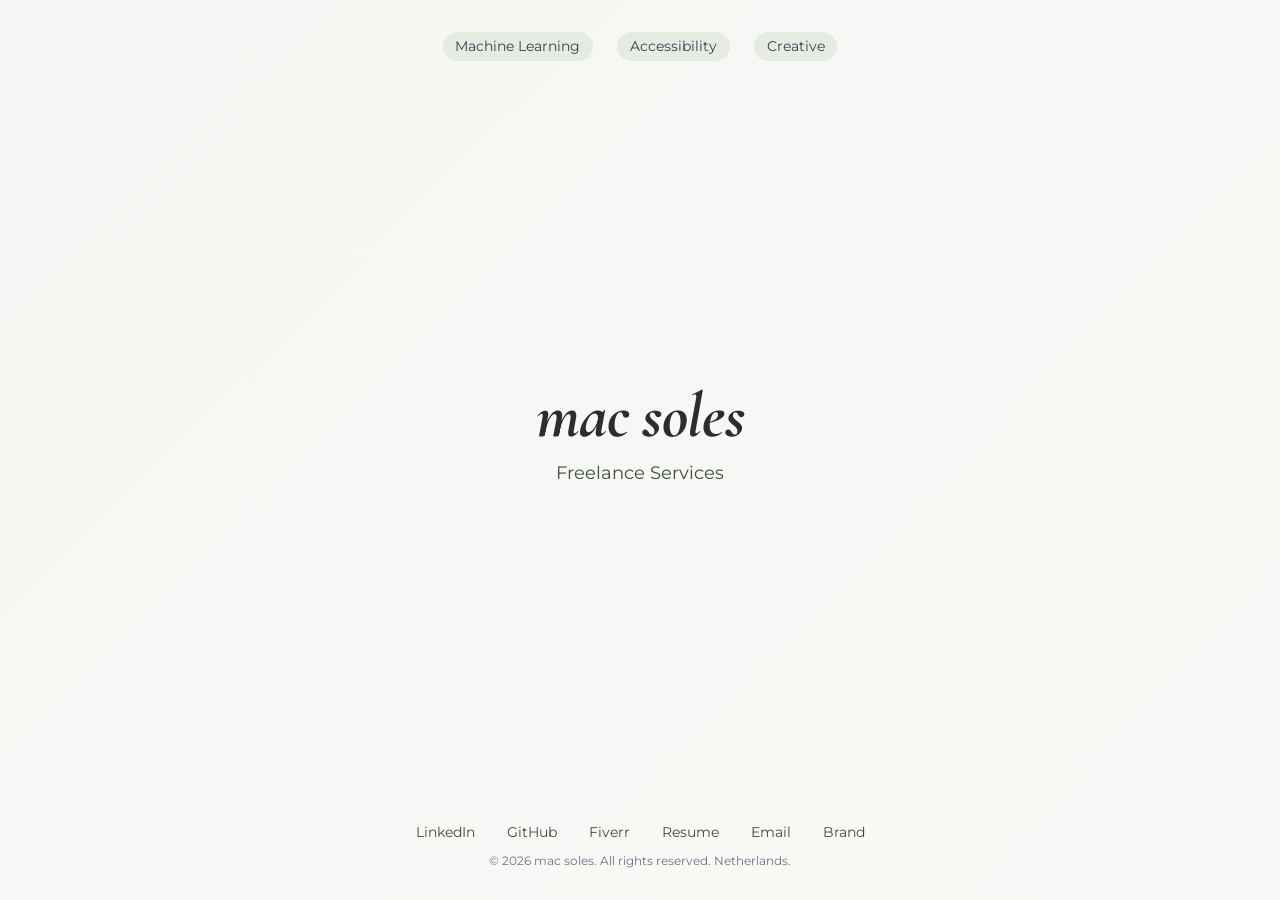
<file: index.html>
<!doctype html>
<html lang="en">
  <head>
    <meta charset="UTF-8" />
    <meta name="viewport" content="width=device-width, initial-scale=1.0" />
    <meta name="description" content="mac soles - Freelance services in Machine Learning, Accessibility, and Creative. AI automation, WCAG compliance, Angular development, and media production in the Netherlands." />
    <title>mac soles - Freelance Services</title>
    <link rel="preconnect" href="https://fonts.googleapis.com" />
    <link rel="preconnect" href="https://fonts.gstatic.com" crossorigin />
    <link href="https://fonts.googleapis.com/css2?family=Cormorant+Garamond:ital,wght@1,700&family=Montserrat:wght@400&display=swap" rel="stylesheet" />
    <link rel="stylesheet" href="css/styles.css" />
  </head>
  <body>
    <div class="page-container">
      <header class="header">
        <nav class="services-nav" aria-label="Services">
          <span class="service-pill" data-tooltip="AI-powered automation, intelligent workflows, and data-driven solutions">Machine Learning</span>
          <span class="service-pill" data-tooltip="Angular development, WCAG compliance, EU accessibility regulation expertise">Accessibility</span>
          <span class="service-pill" data-tooltip="Photography, video editing, graphic design, and visual storytelling">Creative</span>
        </nav>
      </header>
      <main class="center">
        <h1 class="name">mac soles</h1>
        <p class="tagline">Freelance Services</p>
      </main>
      <footer class="footer">
        <div class="links">
          <a href="https://www.linkedin.com/in/mamcallejo" target="_blank" rel="noopener noreferrer">LinkedIn</a>
          <a href="https://github.com/mamcallejo" target="_blank" rel="noopener noreferrer">GitHub</a>
          <a href="https://www.fiverr.com" target="_blank" rel="noopener noreferrer">Fiverr</a>
          <a href="mamc_resume_26.pdf" target="_blank" rel="noopener noreferrer">Resume</a>
          <a href="mailto:mamcallejo@outlook.com">Email</a>
          <a href="branding/">Brand</a>
        </div>
        <p class="copyright">&copy; 2026 mac soles. All rights reserved. Netherlands.</p>
      </footer>
    </div>
  </body>
</html>
</file>
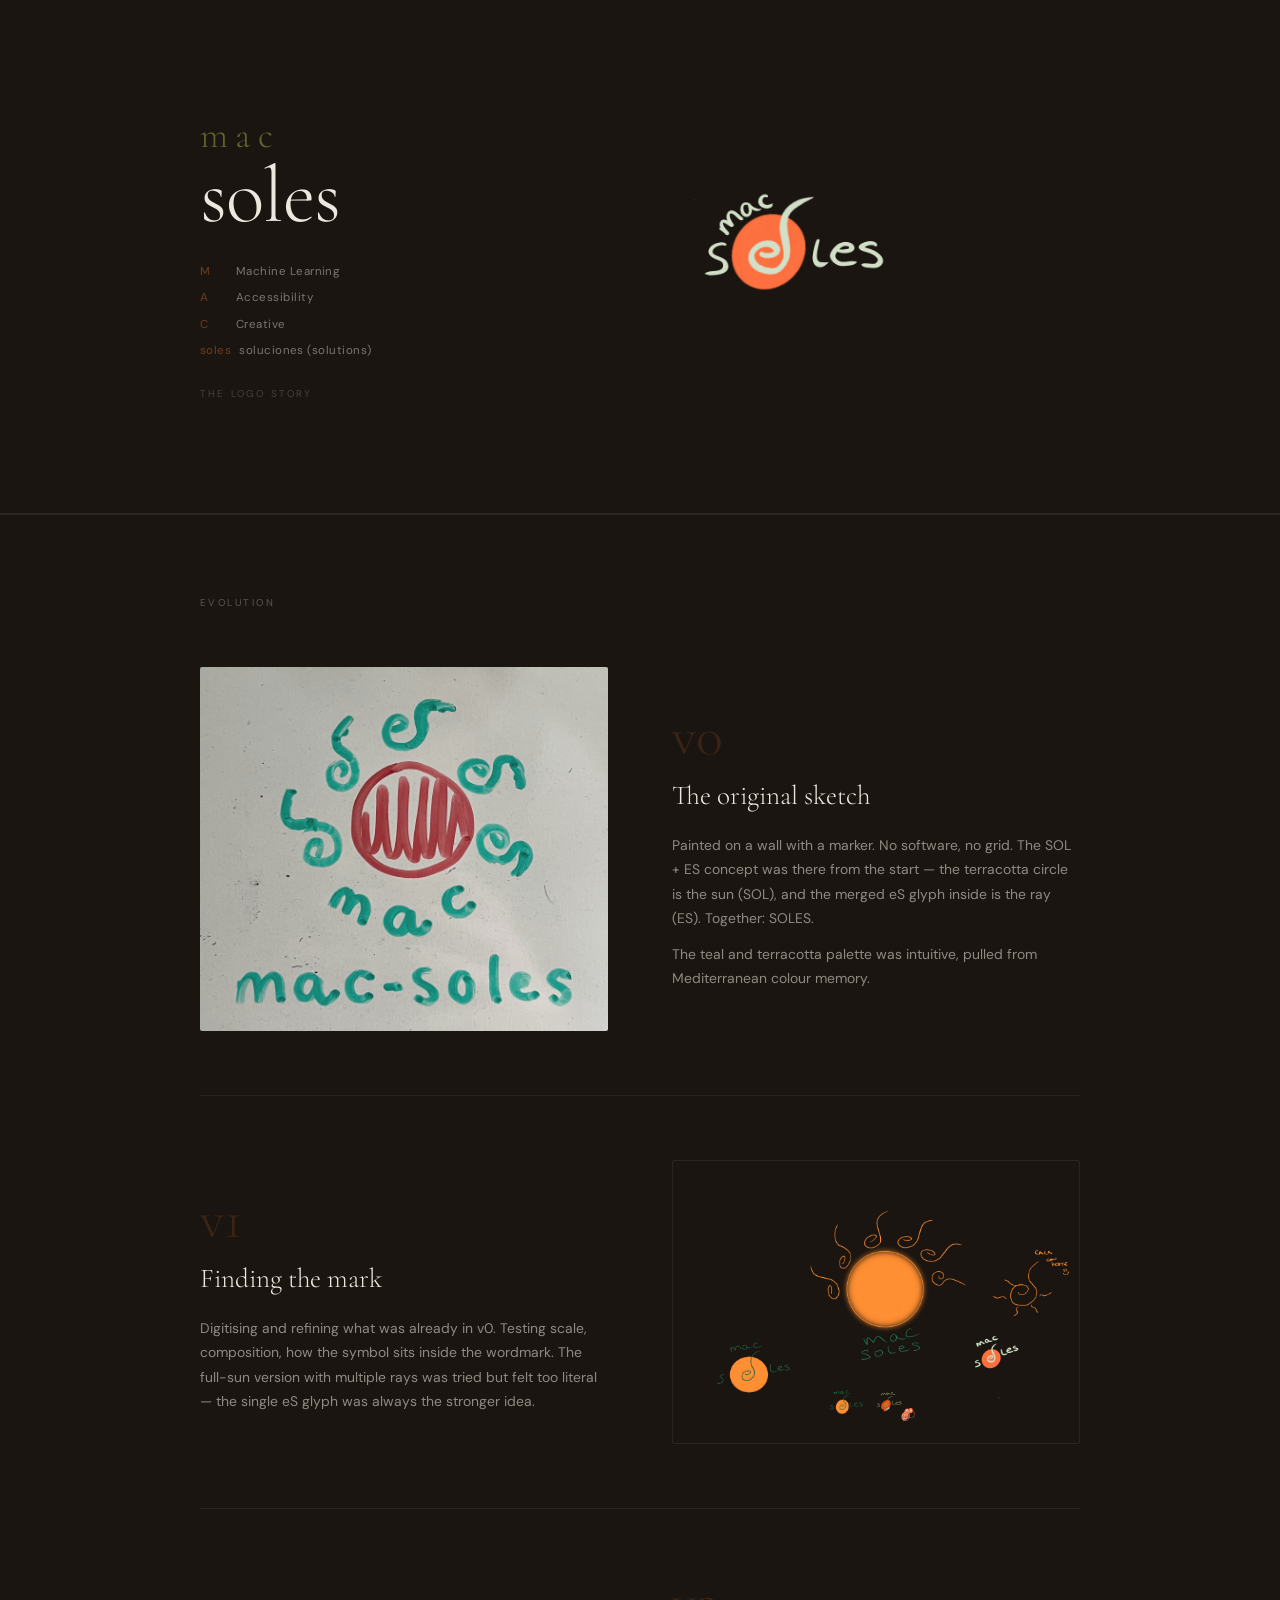
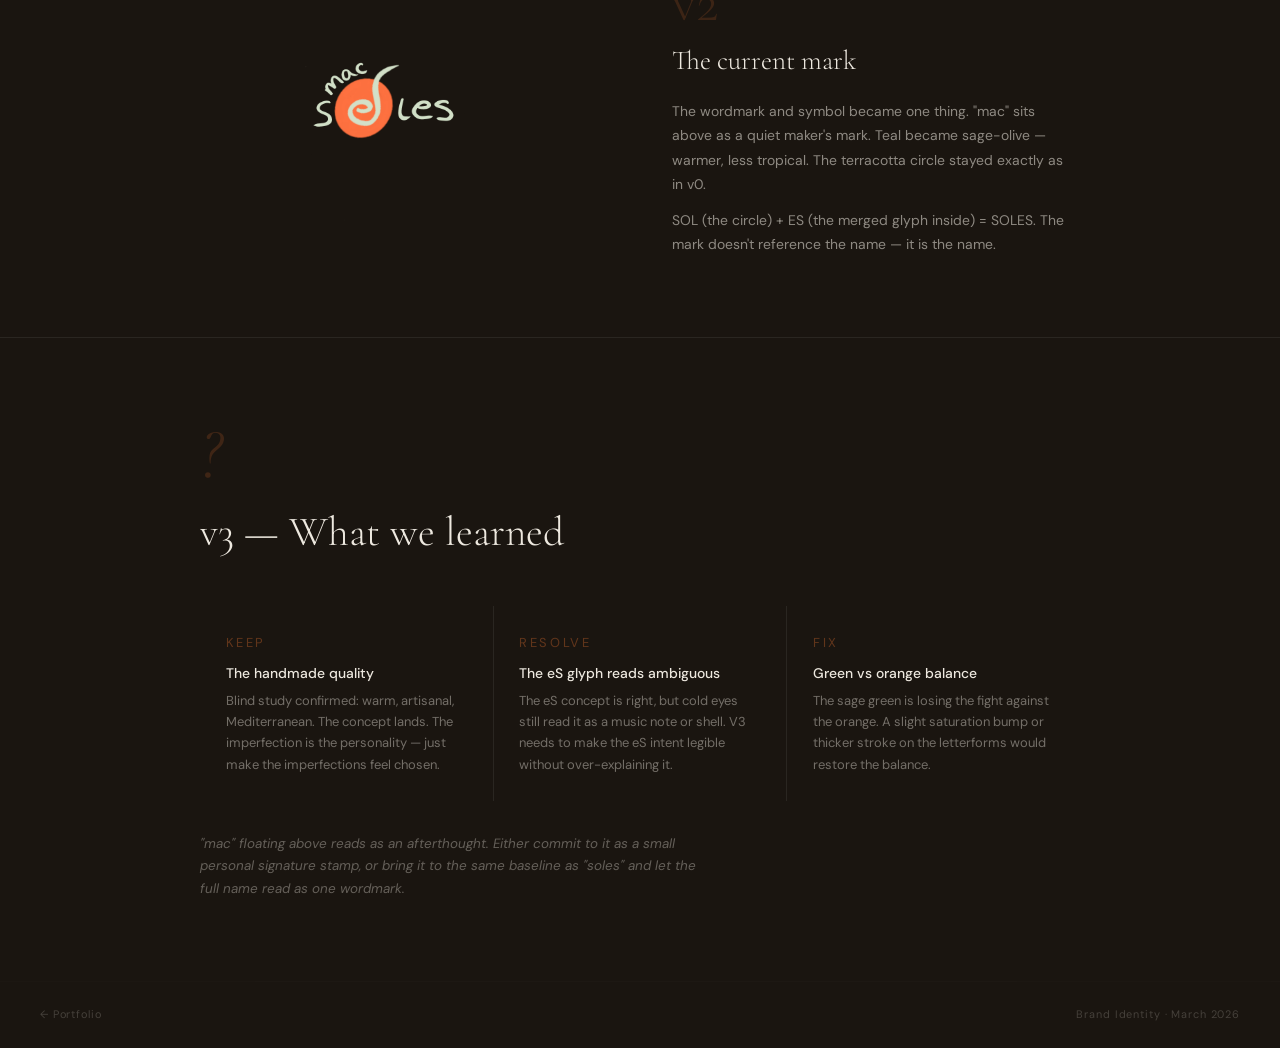
<file: branding/index.html>
<!DOCTYPE html>
<html lang="en">
<head>
  <meta charset="UTF-8" />
  <meta name="viewport" content="width=device-width, initial-scale=1.0" />
  <title>mac-soles</title>
  <link rel="preconnect" href="https://fonts.googleapis.com" />
  <link rel="preconnect" href="https://fonts.gstatic.com" crossorigin />
  <link href="https://fonts.googleapis.com/css2?family=Cormorant+Garamond:ital,wght@0,300;1,300&family=DM+Sans:wght@300;400&display=swap" rel="stylesheet" />
  <style>
    :root {
      --t: #C4612A;
      --o: #848437;
      --e: #1A1510;
      --l: #EDE8DF;
      --l2: #D5CEBF;
    }

    *, *::before, *::after { box-sizing: border-box; margin: 0; padding: 0; }
    html { scroll-behavior: smooth; }
    body {
      background: var(--e);
      color: var(--l);
      font-family: 'DM Sans', sans-serif;
      font-size: 15px;
      line-height: 1.6;
      -webkit-font-smoothing: antialiased;
    }
    img { display: block; max-width: 100%; }
    .wrap { max-width: 960px; margin: 0 auto; padding: 0 2.5rem; }

    /* ── HERO ────────────────────────────────────────────── */
    #hero {
      padding: 5rem 0 4.5rem;
      border-bottom: 1px solid rgba(255,255,255,0.07);
    }

    .hero-inner {
      max-width: 960px;
      margin: 0 auto;
      padding: 0 2.5rem;
      display: grid;
      grid-template-columns: 1fr auto;
      gap: 3rem;
      align-items: center;
    }

    .hero-text h1 {
      font-family: 'Cormorant Garamond', serif;
      font-weight: 300;
      font-size: clamp(3rem, 7vw, 5rem);
      line-height: 0.95;
      letter-spacing: -0.01em;
      margin-bottom: 1.8rem;
    }

    .hero-text h1 .name-mac {
      display: block;
      font-size: 0.46em;
      letter-spacing: 0.2em;
      color: var(--o);
      opacity: 0.7;
      margin-bottom: 0.1em;
    }

    .hero-text h1 .name-soles {
      display: block;
      color: var(--l);
    }

    .hero-readings {
      display: flex;
      flex-direction: column;
      gap: 0.5rem;
      font-size: 0.72rem;
      letter-spacing: 0.04em;
      opacity: 0.45;
    }

    .hero-readings span {
      display: flex;
      gap: 0.5rem;
    }

    .hero-readings strong {
      color: var(--t);
      font-weight: 500;
      opacity: 1;
      min-width: 3.5ch;
    }

    .hero-sub {
      display: block;
      margin-top: 1.6rem;
      font-size: 0.62rem;
      letter-spacing: 0.22em;
      text-transform: uppercase;
      opacity: 0.2;
    }

    .hero-logo {
      width: 520px;
      flex-shrink: 0;
    }

    .hero-logo img {
      width: 100%;
      height: auto;
    }

    @media (max-width: 680px) {
      .hero-inner {
        grid-template-columns: 1fr;
        gap: 2rem;
      }
      .hero-logo { width: 100%; }
    }

    /* ── EVOLUTION ──────────────────────────────────────── */
    #evolution {
      padding: 5rem 0;
      border-top: 1px solid rgba(255,255,255,0.07);
    }

    .sec-label {
      font-size: 0.62rem;
      letter-spacing: 0.25em;
      text-transform: uppercase;
      opacity: 0.3;
      margin-bottom: 3.5rem;
    }

    .evo-item {
      display: grid;
      grid-template-columns: 1fr 1fr;
      gap: 4rem;
      align-items: center;
      padding-bottom: 4rem;
      margin-bottom: 4rem;
      border-bottom: 1px solid rgba(255,255,255,0.06);
    }

    .evo-item:last-child {
      border-bottom: none;
      margin-bottom: 0;
      padding-bottom: 0;
    }

    .evo-item.flip { direction: rtl; }
    .evo-item.flip > * { direction: ltr; }

    .evo-img img { width: 100%; border-radius: 2px; }
    .evo-img.photo img { filter: saturate(0.8); }
    .evo-img.sketch img { border: 1px solid rgba(255,255,255,0.07); }

    .evo-v {
      font-family: 'Cormorant Garamond', serif;
      font-size: 3.5rem;
      font-weight: 300;
      color: var(--t);
      opacity: 0.2;
      line-height: 1;
      margin-bottom: 0.6rem;
    }

    .evo-title {
      font-family: 'Cormorant Garamond', serif;
      font-size: 1.7rem;
      font-weight: 300;
      margin-bottom: 1rem;
    }

    .evo-copy {
      font-size: 0.87rem;
      opacity: 0.55;
      line-height: 1.75;
      max-width: 40ch;
    }

    .evo-copy + .evo-copy { margin-top: 0.7rem; }

    /* ── V3 ─────────────────────────────────────────────── */
    #v3 {
      padding: 5rem 0;
      border-top: 1px solid rgba(255,255,255,0.07);
    }

    .v3-q {
      font-family: 'Cormorant Garamond', serif;
      font-size: 4.5rem;
      font-weight: 300;
      font-style: italic;
      color: var(--t);
      opacity: 0.22;
      line-height: 1;
      margin-bottom: 0.6rem;
    }

    #v3 h2 {
      font-family: 'Cormorant Garamond', serif;
      font-size: clamp(1.8rem, 3.5vw, 2.6rem);
      font-weight: 300;
      margin-bottom: 2.5rem;
    }

    .findings {
      display: grid;
      grid-template-columns: repeat(3, 1fr);
      gap: 1px;
      background: rgba(255,255,255,0.07);
      margin-bottom: 2rem;
    }

    .finding {
      background: var(--e);
      padding: 1.6rem;
    }

    .f-label {
      font-size: 0.6rem;
      letter-spacing: 0.2em;
      text-transform: uppercase;
      color: var(--t);
      opacity: 0.65;
      margin-bottom: 0.55rem;
    }

    .finding h4 { font-size: 0.87rem; font-weight: 500; margin-bottom: 0.35rem; }
    .finding p  { font-size: 0.81rem; opacity: 0.42; line-height: 1.65; }

    .v3-note {
      font-size: 0.84rem;
      opacity: 0.35;
      line-height: 1.7;
      max-width: 56ch;
      font-style: italic;
    }

    /* ── FOOTER ─────────────────────────────────────────── */
    footer {
      border-top: 1px solid rgba(255,255,255,0.06);
      padding: 1.5rem 2.5rem;
      display: flex;
      justify-content: space-between;
      font-size: 0.68rem;
      opacity: 0.2;
      letter-spacing: 0.08em;
    }

    /* ── RESPONSIVE ─────────────────────────────────────── */
    @media (max-width: 680px) {
      .evo-item, .evo-item.flip { grid-template-columns: 1fr; direction: ltr; gap: 2rem; }
      .findings { grid-template-columns: 1fr; }
    }
  </style>
</head>
<body>

  <!-- HERO -->
  <header id="hero">
    <div class="hero-inner">
      <div class="hero-text">
        <h1>
          <span class="name-mac">mac</span>
          <span class="name-soles">soles</span>
        </h1>
        <div class="hero-readings" aria-label="Acronym">
          <span><strong>M</strong> Machine Learning</span>
          <span><strong>A</strong> Accessibility</span>
          <span><strong>C</strong> Creative</span>
          <span><strong>soles</strong> soluciones (solutions)</span>
        </div>
        <span class="hero-sub">The logo story</span>
      </div>
      <div class="hero-logo">
        <img src="logo-v2.png" alt="mac-soles current mark" />
      </div>
    </div>
  </header>

  <!-- EVOLUTION -->
  <section id="evolution">
    <div class="wrap">
      <p class="sec-label">Evolution</p>

      <!-- v0 -->
      <div class="evo-item">
        <div class="evo-img photo">
          <img src="logo.jpg" alt="v0 — hand-painted original" />
        </div>
        <div>
          <p class="evo-v">v0</p>
          <h3 class="evo-title">The original sketch</h3>
          <p class="evo-copy">Painted on a wall with a marker. No software, no grid. The SOL + ES concept was there from the start — the terracotta circle is the sun (SOL), and the merged eS glyph inside is the ray (ES). Together: SOLES.</p>
          <p class="evo-copy">The teal and terracotta palette was intuitive, pulled from Mediterranean colour memory.</p>
        </div>
      </div>

      <!-- v1 -->
      <div class="evo-item flip">
        <div class="evo-img sketch">
          <img src="logo-evolution.png" alt="v1 — exploration sketches" />
        </div>
        <div>
          <p class="evo-v">v1</p>
          <h3 class="evo-title">Finding the mark</h3>
          <p class="evo-copy">Digitising and refining what was already in v0. Testing scale, composition, how the symbol sits inside the wordmark. The full-sun version with multiple rays was tried but felt too literal — the single eS glyph was always the stronger idea.</p>
        </div>
      </div>

      <!-- v2 -->
      <div class="evo-item">
        <div class="evo-img">
          <img src="logo-v2.png" alt="v2 — current mark" />
        </div>
        <div>
          <p class="evo-v">v2</p>
          <h3 class="evo-title">The current mark</h3>
          <p class="evo-copy">The wordmark and symbol became one thing. "mac" sits above as a quiet maker's mark. Teal became sage-olive — warmer, less tropical. The terracotta circle stayed exactly as in v0.</p>
          <p class="evo-copy">SOL (the circle) + ES (the merged glyph inside) = SOLES. The mark doesn't reference the name — it is the name.</p>
        </div>
      </div>

    </div>
  </section>

  <!-- V3 PLACEHOLDER -->
  <section id="v3">
    <div class="wrap">
      <p class="v3-q">?</p>
      <h2>v3 — What we learned</h2>
      <div class="findings">
        <div class="finding">
          <p class="f-label">Keep</p>
          <h4>The handmade quality</h4>
          <p>Blind study confirmed: warm, artisanal, Mediterranean. The concept lands. The imperfection is the personality — just make the imperfections feel chosen.</p>
        </div>
        <div class="finding">
          <p class="f-label">Resolve</p>
          <h4>The eS glyph reads ambiguous</h4>
          <p>The eS concept is right, but cold eyes still read it as a music note or shell. V3 needs to make the eS intent legible without over-explaining it.</p>
        </div>
        <div class="finding">
          <p class="f-label">Fix</p>
          <h4>Green vs orange balance</h4>
          <p>The sage green is losing the fight against the orange. A slight saturation bump or thicker stroke on the letterforms would restore the balance.</p>
        </div>
      </div>
      <p class="v3-note">"mac" floating above reads as an afterthought. Either commit to it as a small personal signature stamp, or bring it to the same baseline as "soles" and let the full name read as one wordmark.</p>
    </div>
  </section>

  <!-- FOOTER -->
  <footer>
    <a href="../" style="color:inherit;text-decoration:none;">← Portfolio</a>
    <span>Brand Identity · March 2026</span>
  </footer>

</body>
</html>
</file>
<file: css/styles.css>
/* mac soles Business Card - Olive & Terracotta Theme */

* {
  margin: 0;
  padding: 0;
  box-sizing: border-box;
}

:root {
  --olive-dark: #3d4f3a;
  --olive-main: #5c7a52;
  --olive-light: #8fae85;
  --olive-pale: #f4f7f3;
  --terracotta: #c45d3a;
  --cream: #faf9f7;
  --white: #ffffff;
  --black: #2d2d2d;
  --gray-light: #6b7280;
  --gray-dark: #374151;
}

html,
body {
  height: 100%;
  overflow: hidden;
}

body {
  font-family:
    "Montserrat",
    -apple-system,
    BlinkMacSystemFont,
    "Segoe UI",
    sans-serif;
  font-weight: 400;
  background: linear-gradient(
    135deg,
    var(--olive-pale) 0%,
    var(--cream) 100%
  );
  background-attachment: fixed;
  color: var(--black);
}

/* Page Container - Full Viewport */
.page-container {
  height: 100vh;
  display: flex;
  flex-direction: column;
}

/* Header (Top) */
.header {
  padding: 2rem;
  text-align: center;
}

.services-nav {
  display: flex;
  justify-content: center;
  gap: 1.5rem;
  flex-wrap: wrap;
  position: relative;
}

.service-pill {
  font-size: 0.85rem;
  color: var(--gray-dark);
  padding: 0.4rem 0.8rem;
  background: rgba(92, 122, 82, 0.1);
  border-radius: 20px;
  position: relative;
  cursor: pointer;
  transition: background 0.3s ease;
}

.service-pill:hover {
  background: rgba(92, 122, 82, 0.2);
}

/* Tooltip - always centered below pills */
.service-pill::after {
  content: attr(data-tooltip);
  position: absolute;
  top: calc(100% + 0.5rem);
  left: 50%;
  transform: translateX(-50%);
  padding: 0.6rem 0.8rem;
  background: var(--black);
  color: var(--white);
  font-size: 0.75rem;
  border-radius: 6px;
  opacity: 0;
  visibility: hidden;
  transition:
    opacity 0.3s ease,
    visibility 0.3s ease;
  width: 280px;
  white-space: normal;
  text-align: center;
  line-height: 1.4;
  z-index: 10;
}

.service-pill:hover::after {
  opacity: 1;
  visibility: visible;
}

/* Center (Main Content) */
.center {
  flex: 1;
  display: flex;
  flex-direction: column;
  align-items: center;
  justify-content: center;
  text-align: center;
  padding: 2rem;
}

/* Name - Cormorant Garamond Bold Italic */
.name {
  font-family: "Cormorant Garamond", serif;
  font-weight: 700;
  font-style: italic;
  font-size: 3.5rem;
  color: var(--black);
  margin-bottom: 0.5rem;
  letter-spacing: -0.01em;
}

.tagline {
  font-size: 1.1rem;
  color: var(--olive-dark);
  margin-bottom: 1.5rem;
}

/* CTA Button */
.cta-button {
  display: inline-block;
  background-color: var(--olive-main);
  color: var(--white);
  padding: 0.9rem 2rem;
  border-radius: 50px;
  text-decoration: none;
  font-size: 0.95rem;
  transition: all 0.3s ease;
}

.cta-button:hover {
  background-color: var(--olive-dark);
  transform: translateY(-2px);
  box-shadow: 0 10px 30px rgba(92, 122, 82, 0.3);
}

/* Footer (Bottom) */
.footer {
  padding: 2rem;
  text-align: center;
}

.links {
  display: flex;
  justify-content: center;
  gap: 2rem;
  flex-wrap: wrap;
  margin-bottom: 0.75rem;
}

.links a {
  color: var(--olive-dark);
  text-decoration: none;
  font-size: 0.9rem;
  transition: color 0.3s ease;
}

.links a:hover {
  color: var(--black);
}

.copyright {
  font-size: 0.75rem;
  color: var(--gray-light);
}

/* Responsive */
@media (max-width: 600px) {
  .header {
    padding: 1.5rem 1rem;
  }

  .services-nav {
    gap: 0.5rem;
  }

  .service-pill {
    font-size: 0.75rem;
    padding: 0.3rem 0.6rem;
  }

  .name {
    font-size: 2.5rem;
  }

  .tagline {
    font-size: 1rem;
  }

  .center {
    padding: 1rem;
  }

  .links {
    gap: 1.25rem;
  }

  .footer {
    padding: 1.5rem 1rem;
  }
}

@media (min-width: 768px) {
  .name {
    font-size: 4rem;
  }
}
</file>
